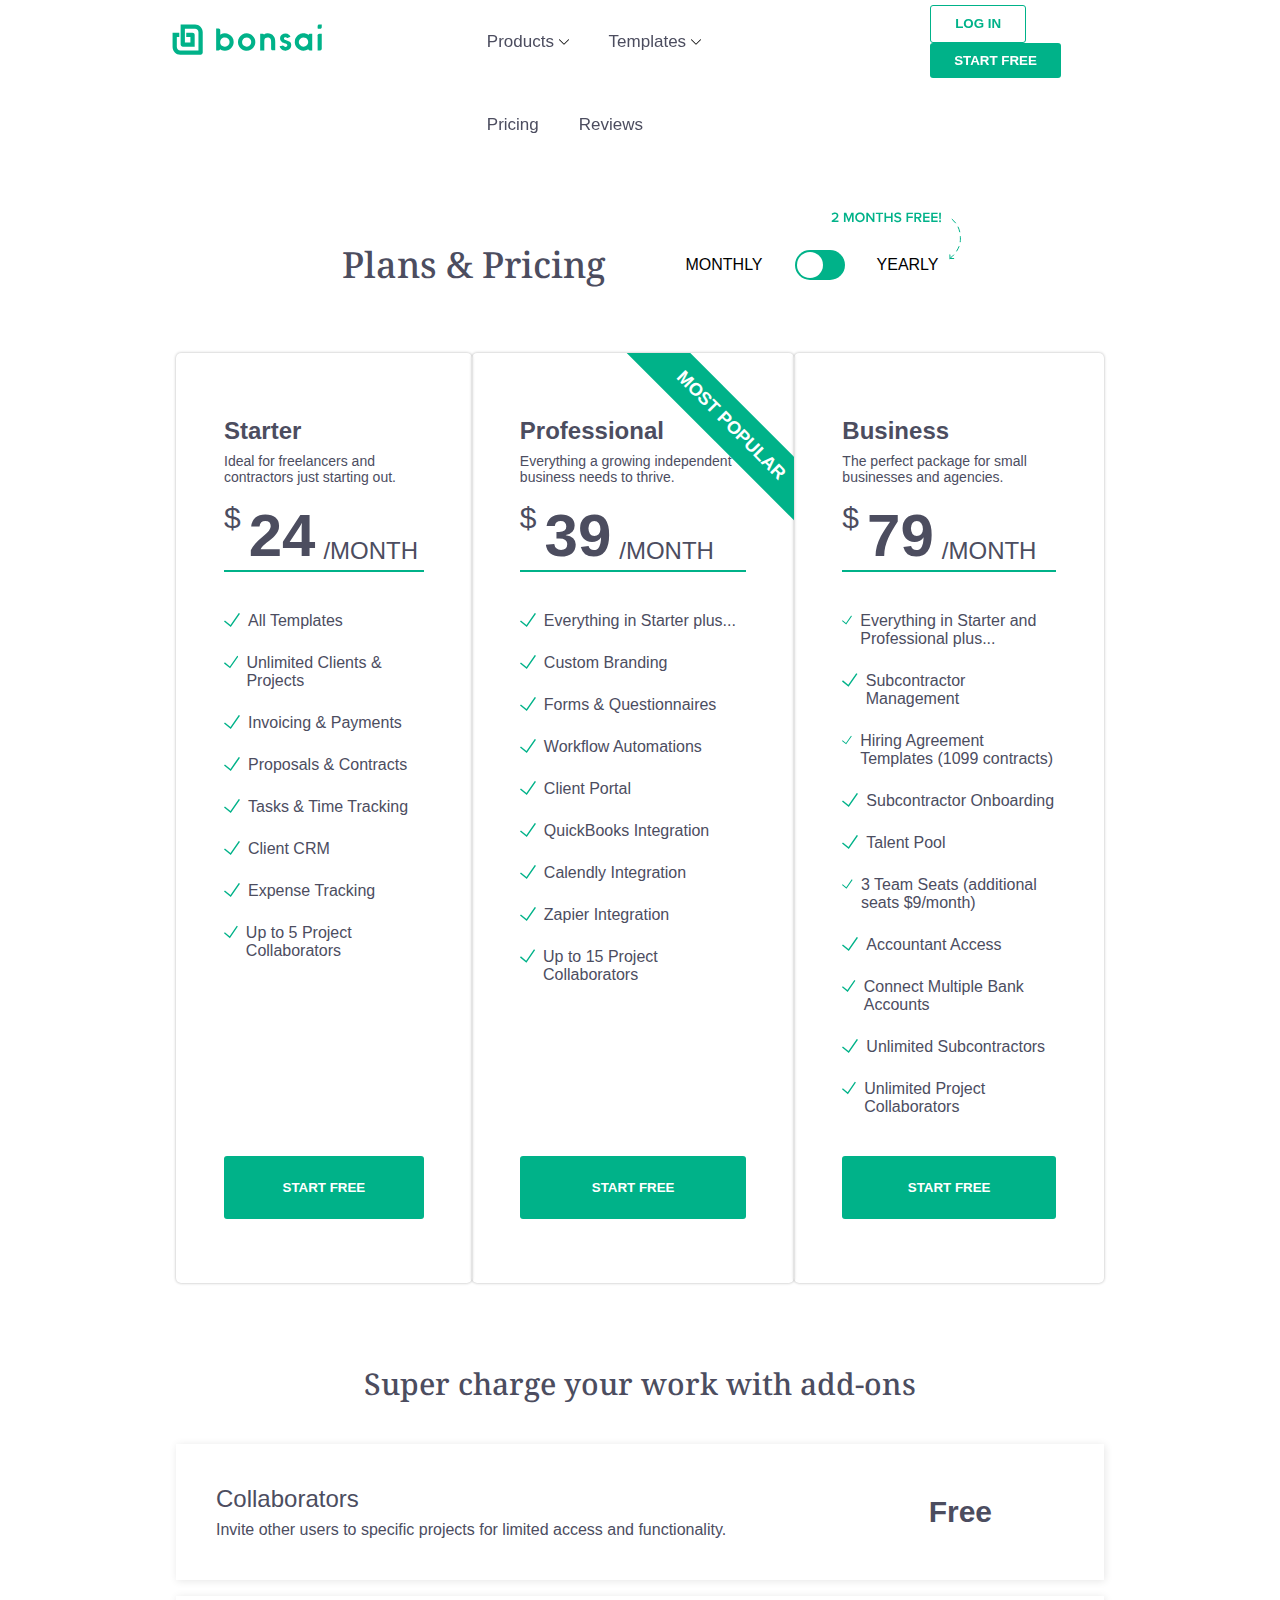
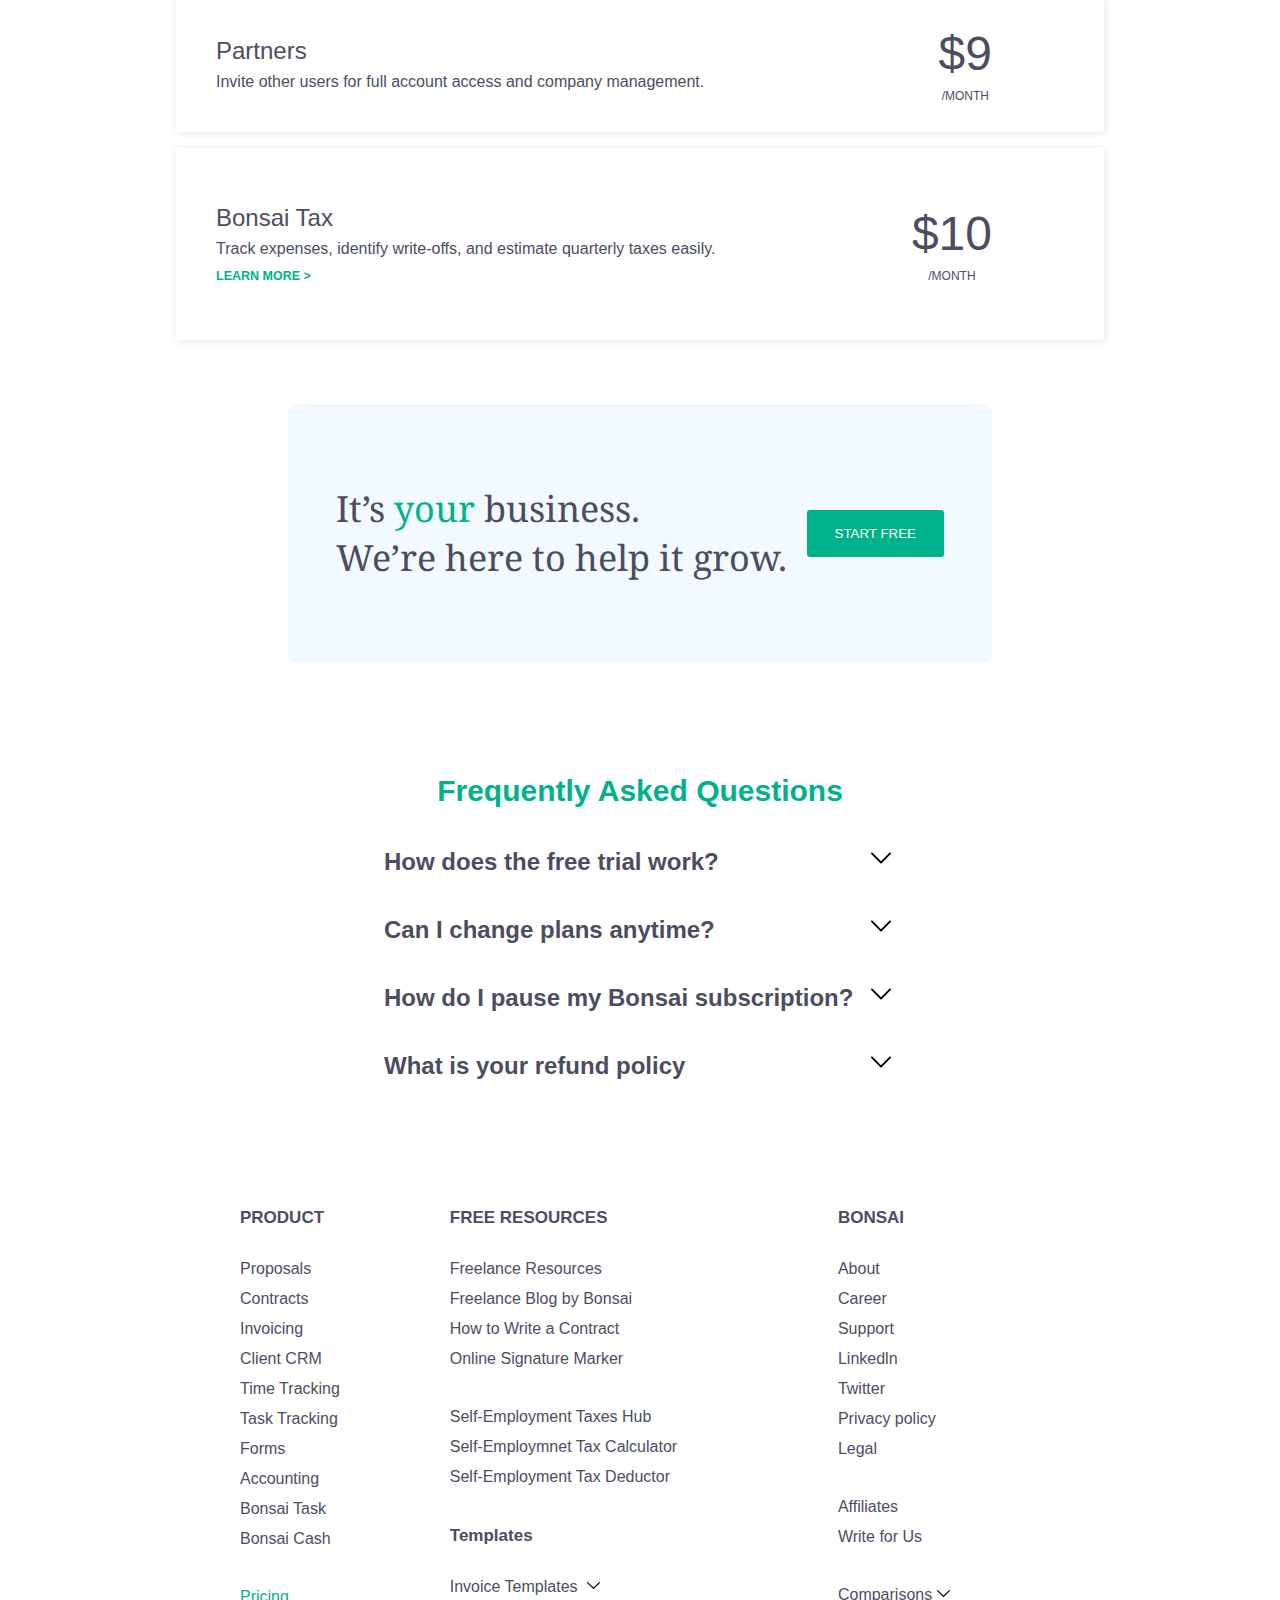
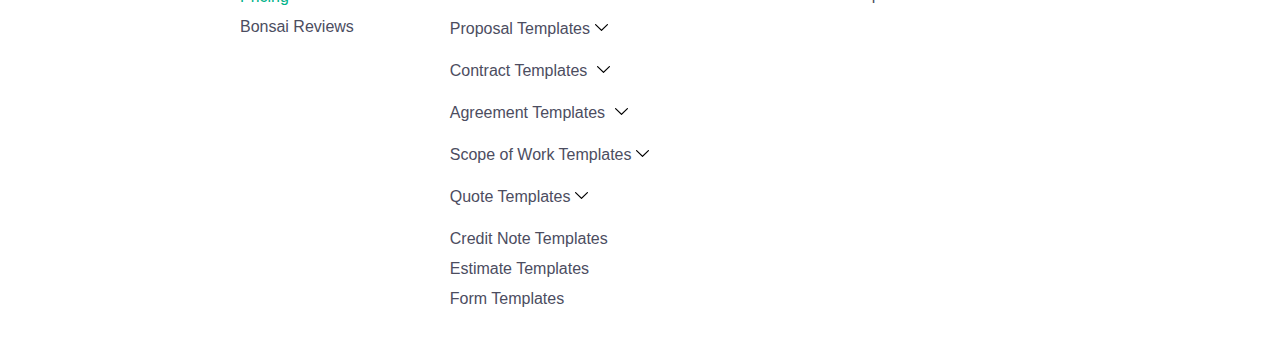
<file: index.html>
<!DOCTYPE html>
<html lang="en">
<head>
    <meta charset="UTF-8">
    <meta name="viewport" content="width=device-width, initial-scale=1.0">
    <title>Bonsai</title>
    <!-- Fonts -->
    <link rel="preconnect" href="https://fonts.googleapis.com">
    <link rel="preconnect" href="https://fonts.gstatic.com" crossorigin>
    <link href="https://fonts.googleapis.com/css2?family=Noto+Serif:ital,wght@0,100..900;1,100..900&display=swap" rel="stylesheet">
    <link rel="stylesheet" href="https://cdnjs.cloudflare.com/ajax/libs/font-awesome/4.7.0/css/font-awesome.min.css">
    <!-- CSS -->
    <link rel="stylesheet" href="css/component/header.css">
    <link rel="stylesheet" href="css/bonsai__general.css">
    <link rel="stylesheet" href="css/component/pricing__header.css">
    <link rel="stylesheet" href="css/component/pricing__content.css">
    <link rel="stylesheet" href="css/component/addons.css">
    <link rel="stylesheet" href="css/component/signin.css">
    <link rel="stylesheet" href="css/component/header__dropdown.css">
    <link rel="stylesheet" href="css/component/faq.css">
    <link rel="stylesheet" href="css/component/footer.css">
    <!-- JS -->
     <script src="JavaScript/product__dropdown.js">  </script>
     <script src="JavaScript/template__dropdown.js"></script>
     <script src="JavaScript/faq.js"></script>
     <script src="JavaScript/footer.js"></script>
</head>
<body>
        <!-- HEADER -->
    <header class="header__container">
        <div class="header__left">
            <img class="header__logo" src="pictures/bonsai-logo.svg" >
        </div>

        <div class="header__middle">
        
            <ul class="header__list">
                <li class="header__list-element header__products">
                    <!-- DROPDOWN CONTAINER -->
                    <div class="header__products-dropdown-container">
                        <span class="header__dropdown ">Products <img src="pictures/down-arrow.svg" style="height: 10px; width: 10px;color: var(--clr-gray);" ></span>
                        <!-- Dropdown content -->
                        <div class="header__dropdown-content">
                            <div class="💪">
    
                                <!-- LEFT SIDE -->
                                <div class="header__dropdown-left">
                                    <div class="header__dropdown-element header__dropdown-workflow" id="workflo" style="padding-top:0;" >
                                        <h4 class="dropdown__title">Bonsai Workflow</h4>
                                        <p class="dropdown__description">
                                            Look professional, win more clients and manage your business from one place
                                        </p>
                                    </div>
                                    <div class="header__dropdown-element leftside__element">
                                        <h4 class="dropdown__title">Bonsai Tax</h4>
                                        <p class="dropdown__description">
                                            Track expenses, maximize tax write-offs, and estimate taxes without the headache
                                        </p>
                                    </div>
                                    <div class="header__dropdown-element leftside__element " style="border: none; ">
                                        <h4 class="dropdown__title">Bonsai Cash</h4>
                                        <p class="dropdown__description">
                                            Bonsai’s all-in-one financial hub: No fees and lightning fast payouts
                                        </p>
                                    </div>
                                </div>
                                <!-- RIGHT SIDE -->
                                <div class="header__dropdown-right">
                                    <div class="header__dropdown-grid">
    
                                        <div class="header__dropdown-element">
                                            <img src="pictures/invoice.svg"  class="header__dropdown-img">
                                            <div class="💪-content">
                                                <h5 class="header__dropdown-title">Invoices</h5>
                                                <p class="header__dropdown-description">Get paid faster with automatic invoicing, online payments and more</p>
                                            </div>
                                        </div>
                                        <div class="header__dropdown-element">
                                            <img src="pictures/proposal.svg"  class="header__dropdown-img">
                                            <div class="💪-content">
                                                <h5 class="header__dropdown-title">Proposal</h5>
                                                <p class="header__dropdown-description">Create client-winning proposals with open receipts, custom packages and electronic approvals</p>
                                            </div>
                                        </div>
                                        <div class="header__dropdown-element">
                                            <img src="pictures/contracts.svg"  class="header__dropdown-img">
                                            <div class="💪-content">
                                                <h5 class="header__dropdown-title">Contracts</h5>
                                                <p class="header__dropdown-description">Protect your business with fully-customizable contract templates. Edit and e-sign hassle free.</p>
                                            </div>
                                        </div>
                                        <div class="header__dropdown-element">
                                            <img src="pictures/people.svg"  class="header__dropdown-img">
                                            <div class="💪-content">
                                                <h5 class="header__dropdown-title">Clients CRM</h5>
                                                <p class="header__dropdown-description">Add leads, manage existing clients and track projects easily from one place</p>
                                            </div>
                                        </div>
                                        <div class="header__dropdown-element">
                                            <img src="pictures/forms.svg"  class="header__dropdown-img">
                                            <div class="💪-content">
                                                <h5 class="header__dropdown-title">Forms & Automations</h5>
                                                <p class="header__dropdown-description">Boost client intake and automate feedback with custom web forms and questionnaires</p>
                                            </div>
                                        </div>
                                        <div class="header__dropdown-element">
                                            <img src="pictures/time_tracking.svg"  class="header__dropdown-img">
                                            <div class="💪-content">
                                                <h5 class="header__dropdown-title">Time Tracking</h5>
                                                <p class="header__dropdown-description">Stay organized with Bonsai’s all-in-one time tracker, automated timesheets and billing system</p>
                                            </div>
                                        </div>
                                        <div class="header__dropdown-element">
                                            <img src="pictures/accounting.svg"  class="header__dropdown-img">
                                            <div class="💪-content">
                                                <h5 class="header__dropdown-title">Accounting</h5>
                                                <p class="header__dropdown-description">Manage your finances easily with income reports, expense tracking, tax reminders and more</p>
                                            </div>
                                        </div>
                                        <div class="header__dropdown-element">
                                            <img src="pictures/task_tracking.svg"  class="header__dropdown-img">
                                            <div class="💪-content">
                                                <h5 class="header__dropdown-title">Task Tracking</h5>
                                                <p class="header__dropdown-description">Stress-free task management with project templates and integrated timesheets</p>
                                            </div>
                                        </div>
                                    </div>
                                </div>
                            </div>
                        </div>
                    </div>

                    <!-- CONTENT END -->
                </li>
                <li class="header__list-element header__templates">
                    <span class="header__dropdown">Templates <img src="pictures/down-arrow.svg" style="height: 10px; width: 10px;color: var(--clr-gray);" ></span>
                    <!-- DROPDOWN CONTENT -->
                    <main class="header__dropdown-content" id="template-content">
                        <div class="💪">
                            <!-- LEFT SIDE -->
                            <section class="header__dropdown-leftside" id="template__leftside">
                                <!-- element 1 -->
                                <div class="dropdown__leftside-element" id="template-1">
                                    <div class="leftside__element-items">
                                        <img src="pictures/contracts.svg"class="element__items-img">
                                        <p class="element__items-name">Contract Templates</p>
                                    </div>
                                    <img src="pictures/right-arrow.svg" class="leftside__element-arrow">
                                </div>
                                    <!-- element 2 -->                               
                                <div class="dropdown__leftside-element" id="template-2">
                                    <div class="leftside__element-items">
                                        <img src="pictures/contracts.svg"class="element__items-img">
                                        <p class="element__items-name">Proposal Templates</p>
                                    </div>
                                    <img src="pictures/right-arrow.svg" class="leftside__element-arrow">
                                </div>
                                <!-- element 3 -->
                                <div class="dropdown__leftside-element" id="template-3">
                                    <div class="leftside__element-items">
                                        <img src="pictures/invoice.svg"class="element__items-img">
                                        <p class="element__items-name">Invoice Templates</p>
                                    </div>
                                    <img src="pictures/right-arrow.svg" class="leftside__element-arrow">
                                </div>
                                <!-- element 4 -->
                                <div class="dropdown__leftside-element" id="template-4">
                                    <div class="leftside__element-items">
                                        <img src="pictures/contracts.svg"class="element__items-img">
                                        <p class="element__items-name">Agreement Templates</p>
                                    </div>
                                    <img src="pictures/right-arrow.svg" class="leftside__element-arrow">
                                </div>
                                <!-- element 5 -->
                                <div class="dropdown__leftside-element" id="template-5">
                                    <div class="leftside__element-items">
                                        <img src="pictures/proposal.svg"class="element__items-img">
                                        <p class="element__items-name">Quote Templates </p>
                                    </div>
                                    <img src="pictures/right-arrow.svg" class="leftside__element-arrow">
                                </div>
                                <!-- element 6 -->
                                <div class="dropdown__leftside-element" id="template-6">
                                    <div class="leftside__element-items">
                                        <img src="pictures/time_tracking.svg"class="element__items-img">
                                        <p class="element__items-name">Scope of Work Templates</p>
                                    </div>
                                    <img src="pictures/right-arrow.svg" class="leftside__element-arrow">
                                </div>
                                <!-- element 7 -->
                                <div class="dropdown__leftside-element" id="template-7">
                                    <div class="leftside__element-items">
                                        <img src="pictures/proposal.svg"class="element__items-img">
                                        <p class="element__items-name">Brief Templates</p>
                                    </div>
                                    <img src="pictures/right-arrow.svg" class="leftside__element-arrow">
                                </div>
    
                            </section>
                            <!-- RIGHTSIDE -->
                            <section class="header__dropdown-rightside">
                                <div class="dropdown__rightside-title">
                                </div>
                                <div class="dropdown__rightside-element-container">
                                    <div class="dropdown__rightside-element" id="element-1"></div>
                                    <div class="dropdown__rightside-element" id="element-2"></div>
                                    <div class="dropdown__rightside-element" id="element-3"></div>
                                    <div class="dropdown__rightside-element" id="element-4"></div>
                                </div>
                                <div class="dropdown__rightside-link">
                                    <a href="#">See All Templates</a>
                                </div>
                            </section>
                        </div>
                    </main>
                    <!-- DROPDOWN CONTENT END -->
                </li>
                <li class="header__list-element">
                    <a class="header__link" href="">Pricing</a>
                </li>
                <li class="header__list-element">
                    <a class="header__link" href="">Reviews</a>
                </li>
            </ul>
       </div>

       <div class="header__right">
            <button class="header__login">LOG IN</button>
            <button class="header__start">START FREE</button>
        </div>
    </header>
    <!-- MAIN SECTION -->
    <main>
        <!-- PRICING -->
        <section class="pricing__container">
            <div class="pricing__header">
                <h1 class="pricing__header-title">Plans & Pricing</h1>
                <div class="pricing__header-toggle-container">
                    <div class="pricing__header-toggle-monthly pricing__header-text">
                        MONTHLY
                    </div>
                    <label class="pricing__toggle-container">
                        <input type="checkbox" class="pricing__toggle-input">
                        <div class="pricing__toggle-button corner-round"></div>
                    </label>
                    <div class="pricing__header-toggle-yearly pricing__header-text">
                        YEARLY
                    </div>
                    <img class="pricing__header-toggle-image" src="pictures/2-months.svg" alt="">
                </div>
            </div>
            <div class="pricing__content-container">
                <!-- ELEMENT 1 -->
                <article class="pricing__content-element">
                    <h1 class="pricing__content-title">Starter</h1>
                    <p class="pricing__content-description">Ideal for freelancers and contractors just starting out.</p>
                    <div  class="pricing__content-price-container">
                        <span class="pricing__content-price-dollar">$</span><span class="pricing__content-price">24</span><span class="pricing__content-price-month">/MONTH</span>
                    </div>
                    <ul class="pricing-content-list">
                        <li><svg fill="#00b289" height="64px" width="64px" version="1.1" id="Capa_1" xmlns="http://www.w3.org/2000/svg" xmlns:xlink="http://www.w3.org/1999/xlink" viewBox="0 0 490 490" xml:space="preserve" stroke="#00b289" stroke-width="0.0049"><g id="SVGRepo_bgCarrier" stroke-width="0"></g><g id="SVGRepo_tracerCarrier" stroke-linecap="round" stroke-linejoin="round"></g><g id="SVGRepo_iconCarrier"> <polygon points="452.253,28.326 197.831,394.674 29.044,256.875 0,292.469 207.253,461.674 490,54.528 "></polygon> </g></svg> All Templates</li>
                        <li><svg fill="#00b289" height="64px" width="64px" version="1.1" id="Capa_1" xmlns="http://www.w3.org/2000/svg" xmlns:xlink="http://www.w3.org/1999/xlink" viewBox="0 0 490 490" xml:space="preserve" stroke="#00b289" stroke-width="0.0049"><g id="SVGRepo_bgCarrier" stroke-width="0"></g><g id="SVGRepo_tracerCarrier" stroke-linecap="round" stroke-linejoin="round"></g><g id="SVGRepo_iconCarrier"> <polygon points="452.253,28.326 197.831,394.674 29.044,256.875 0,292.469 207.253,461.674 490,54.528 "></polygon> </g></svg> Unlimited Clients & Projects</li>
                        <li><svg fill="#00b289" height="64px" width="64px" version="1.1" id="Capa_1" xmlns="http://www.w3.org/2000/svg" xmlns:xlink="http://www.w3.org/1999/xlink" viewBox="0 0 490 490" xml:space="preserve" stroke="#00b289" stroke-width="0.0049"><g id="SVGRepo_bgCarrier" stroke-width="0"></g><g id="SVGRepo_tracerCarrier" stroke-linecap="round" stroke-linejoin="round"></g><g id="SVGRepo_iconCarrier"> <polygon points="452.253,28.326 197.831,394.674 29.044,256.875 0,292.469 207.253,461.674 490,54.528 "></polygon> </g></svg> Invoicing & Payments</li>
                        <li><svg fill="#00b289" height="64px" width="64px" version="1.1" id="Capa_1" xmlns="http://www.w3.org/2000/svg" xmlns:xlink="http://www.w3.org/1999/xlink" viewBox="0 0 490 490" xml:space="preserve" stroke="#00b289" stroke-width="0.0049"><g id="SVGRepo_bgCarrier" stroke-width="0"></g><g id="SVGRepo_tracerCarrier" stroke-linecap="round" stroke-linejoin="round"></g><g id="SVGRepo_iconCarrier"> <polygon points="452.253,28.326 197.831,394.674 29.044,256.875 0,292.469 207.253,461.674 490,54.528 "></polygon> </g></svg> Proposals & Contracts</li>
                        <li><svg fill="#00b289" height="64px" width="64px" version="1.1" id="Capa_1" xmlns="http://www.w3.org/2000/svg" xmlns:xlink="http://www.w3.org/1999/xlink" viewBox="0 0 490 490" xml:space="preserve" stroke="#00b289" stroke-width="0.0049"><g id="SVGRepo_bgCarrier" stroke-width="0"></g><g id="SVGRepo_tracerCarrier" stroke-linecap="round" stroke-linejoin="round"></g><g id="SVGRepo_iconCarrier"> <polygon points="452.253,28.326 197.831,394.674 29.044,256.875 0,292.469 207.253,461.674 490,54.528 "></polygon> </g></svg> Tasks & Time Tracking</li>
                        <li><svg fill="#00b289" height="64px" width="64px" version="1.1" id="Capa_1" xmlns="http://www.w3.org/2000/svg" xmlns:xlink="http://www.w3.org/1999/xlink" viewBox="0 0 490 490" xml:space="preserve" stroke="#00b289" stroke-width="0.0049"><g id="SVGRepo_bgCarrier" stroke-width="0"></g><g id="SVGRepo_tracerCarrier" stroke-linecap="round" stroke-linejoin="round"></g><g id="SVGRepo_iconCarrier"> <polygon points="452.253,28.326 197.831,394.674 29.044,256.875 0,292.469 207.253,461.674 490,54.528 "></polygon> </g></svg> Client CRM</li>
                        <li><svg fill="#00b289" height="64px" width="64px" version="1.1" id="Capa_1" xmlns="http://www.w3.org/2000/svg" xmlns:xlink="http://www.w3.org/1999/xlink" viewBox="0 0 490 490" xml:space="preserve" stroke="#00b289" stroke-width="0.0049"><g id="SVGRepo_bgCarrier" stroke-width="0"></g><g id="SVGRepo_tracerCarrier" stroke-linecap="round" stroke-linejoin="round"></g><g id="SVGRepo_iconCarrier"> <polygon points="452.253,28.326 197.831,394.674 29.044,256.875 0,292.469 207.253,461.674 490,54.528 "></polygon> </g></svg> Expense Tracking</li>
                        <li><svg fill="#00b289" height="64px" width="64px" version="1.1" id="Capa_1" xmlns="http://www.w3.org/2000/svg" xmlns:xlink="http://www.w3.org/1999/xlink" viewBox="0 0 490 490" xml:space="preserve" stroke="#00b289" stroke-width="0.0049"><g id="SVGRepo_bgCarrier" stroke-width="0"></g><g id="SVGRepo_tracerCarrier" stroke-linecap="round" stroke-linejoin="round"></g><g id="SVGRepo_iconCarrier"> <polygon points="452.253,28.326 197.831,394.674 29.044,256.875 0,292.469 207.253,461.674 490,54.528 "></polygon> </g></svg> Up to 5 Project Collaborators</li>
                    </ul>
                    <button class="pricing-content-button">START FREE</button>
                </article>
                <!-- ELEMENT 2 -->
                <article class="pricing__content-element most-popular">
                    <div class="most_popular-container">MOST POPULAR</div>
                    <h1 class="pricing__content-title">Professional</h1>
                    <p class="pricing__content-description">Everything a growing independent business needs to thrive.</p>
                    <div class="pricing__content-price-container">
                         <span class="pricing__content-price-dollar">$</span><span class="pricing__content-price">39</span><span class="pricing__content-price-month">/MONTH</span>
                    </div>
                    <ul class="pricing-content-list">
                        <li><svg fill="#00b289" height="64px" width="64px" version="1.1" id="Capa_1" xmlns="http://www.w3.org/2000/svg" xmlns:xlink="http://www.w3.org/1999/xlink" viewBox="0 0 490 490" xml:space="preserve" stroke="#00b289" stroke-width="0.0049"><g id="SVGRepo_bgCarrier" stroke-width="0"></g><g id="SVGRepo_tracerCarrier" stroke-linecap="round" stroke-linejoin="round"></g><g id="SVGRepo_iconCarrier"> <polygon points="452.253,28.326 197.831,394.674 29.044,256.875 0,292.469 207.253,461.674 490,54.528 "></polygon> </g></svg>    Everything in Starter plus...</li>
                        <li><svg fill="#00b289" height="64px" width="64px" version="1.1" id="Capa_1" xmlns="http://www.w3.org/2000/svg" xmlns:xlink="http://www.w3.org/1999/xlink" viewBox="0 0 490 490" xml:space="preserve" stroke="#00b289" stroke-width="0.0049"><g id="SVGRepo_bgCarrier" stroke-width="0"></g><g id="SVGRepo_tracerCarrier" stroke-linecap="round" stroke-linejoin="round"></g><g id="SVGRepo_iconCarrier"> <polygon points="452.253,28.326 197.831,394.674 29.044,256.875 0,292.469 207.253,461.674 490,54.528 "></polygon> </g></svg>    Custom Branding</li>
                        <li><svg fill="#00b289" height="64px" width="64px" version="1.1" id="Capa_1" xmlns="http://www.w3.org/2000/svg" xmlns:xlink="http://www.w3.org/1999/xlink" viewBox="0 0 490 490" xml:space="preserve" stroke="#00b289" stroke-width="0.0049"><g id="SVGRepo_bgCarrier" stroke-width="0"></g><g id="SVGRepo_tracerCarrier" stroke-linecap="round" stroke-linejoin="round"></g><g id="SVGRepo_iconCarrier"> <polygon points="452.253,28.326 197.831,394.674 29.044,256.875 0,292.469 207.253,461.674 490,54.528 "></polygon> </g></svg>    Forms & Questionnaires</li>
                        <li><svg fill="#00b289" height="64px" width="64px" version="1.1" id="Capa_1" xmlns="http://www.w3.org/2000/svg" xmlns:xlink="http://www.w3.org/1999/xlink" viewBox="0 0 490 490" xml:space="preserve" stroke="#00b289" stroke-width="0.0049"><g id="SVGRepo_bgCarrier" stroke-width="0"></g><g id="SVGRepo_tracerCarrier" stroke-linecap="round" stroke-linejoin="round"></g><g id="SVGRepo_iconCarrier"> <polygon points="452.253,28.326 197.831,394.674 29.044,256.875 0,292.469 207.253,461.674 490,54.528 "></polygon> </g></svg>    Workflow Automations</li>
                        <li><svg fill="#00b289" height="64px" width="64px" version="1.1" id="Capa_1" xmlns="http://www.w3.org/2000/svg" xmlns:xlink="http://www.w3.org/1999/xlink" viewBox="0 0 490 490" xml:space="preserve" stroke="#00b289" stroke-width="0.0049"><g id="SVGRepo_bgCarrier" stroke-width="0"></g><g id="SVGRepo_tracerCarrier" stroke-linecap="round" stroke-linejoin="round"></g><g id="SVGRepo_iconCarrier"> <polygon points="452.253,28.326 197.831,394.674 29.044,256.875 0,292.469 207.253,461.674 490,54.528 "></polygon> </g></svg>    Client Portal</li>
                        <li><svg fill="#00b289" height="64px" width="64px" version="1.1" id="Capa_1" xmlns="http://www.w3.org/2000/svg" xmlns:xlink="http://www.w3.org/1999/xlink" viewBox="0 0 490 490" xml:space="preserve" stroke="#00b289" stroke-width="0.0049"><g id="SVGRepo_bgCarrier" stroke-width="0"></g><g id="SVGRepo_tracerCarrier" stroke-linecap="round" stroke-linejoin="round"></g><g id="SVGRepo_iconCarrier"> <polygon points="452.253,28.326 197.831,394.674 29.044,256.875 0,292.469 207.253,461.674 490,54.528 "></polygon> </g></svg>    QuickBooks Integration</li>
                        <li><svg fill="#00b289" height="64px" width="64px" version="1.1" id="Capa_1" xmlns="http://www.w3.org/2000/svg" xmlns:xlink="http://www.w3.org/1999/xlink" viewBox="0 0 490 490" xml:space="preserve" stroke="#00b289" stroke-width="0.0049"><g id="SVGRepo_bgCarrier" stroke-width="0"></g><g id="SVGRepo_tracerCarrier" stroke-linecap="round" stroke-linejoin="round"></g><g id="SVGRepo_iconCarrier"> <polygon points="452.253,28.326 197.831,394.674 29.044,256.875 0,292.469 207.253,461.674 490,54.528 "></polygon> </g></svg>    Calendly Integration</li>
                        <li><svg fill="#00b289" height="64px" width="64px" version="1.1" id="Capa_1" xmlns="http://www.w3.org/2000/svg" xmlns:xlink="http://www.w3.org/1999/xlink" viewBox="0 0 490 490" xml:space="preserve" stroke="#00b289" stroke-width="0.0049"><g id="SVGRepo_bgCarrier" stroke-width="0"></g><g id="SVGRepo_tracerCarrier" stroke-linecap="round" stroke-linejoin="round"></g><g id="SVGRepo_iconCarrier"> <polygon points="452.253,28.326 197.831,394.674 29.044,256.875 0,292.469 207.253,461.674 490,54.528 "></polygon> </g></svg>    Zapier Integration</li>
                        <li><svg fill="#00b289" height="64px" width="64px" version="1.1" id="Capa_1" xmlns="http://www.w3.org/2000/svg" xmlns:xlink="http://www.w3.org/1999/xlink" viewBox="0 0 490 490" xml:space="preserve" stroke="#00b289" stroke-width="0.0049"><g id="SVGRepo_bgCarrier" stroke-width="0"></g><g id="SVGRepo_tracerCarrier" stroke-linecap="round" stroke-linejoin="round"></g><g id="SVGRepo_iconCarrier"> <polygon points="452.253,28.326 197.831,394.674 29.044,256.875 0,292.469 207.253,461.674 490,54.528 "></polygon> </g></svg>    Up to 15 Project Collaborators</li>
                    </ul>
                    <button class="pricing-content-button">START FREE</button>
                </article>
                <!-- ELEMENT 3 -->
                <article class="pricing__content-element">
                    <h1 class="pricing__content-title">Business</h1>
                    <p class="pricing__content-description">The perfect package for small businesses and agencies.</p>
                    <div class="pricing__content-price-container">
                         <span class="pricing__content-price-dollar">$</span><span class="pricing__content-price">79</span><span class="pricing__content-price-month">/MONTH</span>
                    </div>
                    <ul class="pricing-content-list">
                        <li><svg fill="#00b289" height="64px" width="64px" version="1.1" id="Capa_1" xmlns="http://www.w3.org/2000/svg" xmlns:xlink="http://www.w3.org/1999/xlink" viewBox="0 0 490 490" xml:space="preserve" stroke="#00b289" stroke-width="0.0049"><g id="SVGRepo_bgCarrier" stroke-width="0"></g><g id="SVGRepo_tracerCarrier" stroke-linecap="round" stroke-linejoin="round"></g><g id="SVGRepo_iconCarrier"> <polygon points="452.253,28.326 197.831,394.674 29.044,256.875 0,292.469 207.253,461.674 490,54.528 "></polygon> </g></svg> Everything in Starter and Professional plus...</li>
                        <li><svg fill="#00b289" height="64px" width="64px" version="1.1" id="Capa_1" xmlns="http://www.w3.org/2000/svg" xmlns:xlink="http://www.w3.org/1999/xlink" viewBox="0 0 490 490" xml:space="preserve" stroke="#00b289" stroke-width="0.0049"><g id="SVGRepo_bgCarrier" stroke-width="0"></g><g id="SVGRepo_tracerCarrier" stroke-linecap="round" stroke-linejoin="round"></g><g id="SVGRepo_iconCarrier"> <polygon points="452.253,28.326 197.831,394.674 29.044,256.875 0,292.469 207.253,461.674 490,54.528 "></polygon> </g></svg> Subcontractor Management</li>
                        <li><svg fill="#00b289" height="64px" width="64px" version="1.1" id="Capa_1" xmlns="http://www.w3.org/2000/svg" xmlns:xlink="http://www.w3.org/1999/xlink" viewBox="0 0 490 490" xml:space="preserve" stroke="#00b289" stroke-width="0.0049"><g id="SVGRepo_bgCarrier" stroke-width="0"></g><g id="SVGRepo_tracerCarrier" stroke-linecap="round" stroke-linejoin="round"></g><g id="SVGRepo_iconCarrier"> <polygon points="452.253,28.326 197.831,394.674 29.044,256.875 0,292.469 207.253,461.674 490,54.528 "></polygon> </g></svg> Hiring Agreement Templates (1099 contracts)</li>
                        <li><svg fill="#00b289" height="64px" width="64px" version="1.1" id="Capa_1" xmlns="http://www.w3.org/2000/svg" xmlns:xlink="http://www.w3.org/1999/xlink" viewBox="0 0 490 490" xml:space="preserve" stroke="#00b289" stroke-width="0.0049"><g id="SVGRepo_bgCarrier" stroke-width="0"></g><g id="SVGRepo_tracerCarrier" stroke-linecap="round" stroke-linejoin="round"></g><g id="SVGRepo_iconCarrier"> <polygon points="452.253,28.326 197.831,394.674 29.044,256.875 0,292.469 207.253,461.674 490,54.528 "></polygon> </g></svg> Subcontractor Onboarding</li>
                        <li><svg fill="#00b289" height="64px" width="64px" version="1.1" id="Capa_1" xmlns="http://www.w3.org/2000/svg" xmlns:xlink="http://www.w3.org/1999/xlink" viewBox="0 0 490 490" xml:space="preserve" stroke="#00b289" stroke-width="0.0049"><g id="SVGRepo_bgCarrier" stroke-width="0"></g><g id="SVGRepo_tracerCarrier" stroke-linecap="round" stroke-linejoin="round"></g><g id="SVGRepo_iconCarrier"> <polygon points="452.253,28.326 197.831,394.674 29.044,256.875 0,292.469 207.253,461.674 490,54.528 "></polygon> </g></svg> Talent Pool</li>
                        <li><svg fill="#00b289" height="64px" width="64px" version="1.1" id="Capa_1" xmlns="http://www.w3.org/2000/svg" xmlns:xlink="http://www.w3.org/1999/xlink" viewBox="0 0 490 490" xml:space="preserve" stroke="#00b289" stroke-width="0.0049"><g id="SVGRepo_bgCarrier" stroke-width="0"></g><g id="SVGRepo_tracerCarrier" stroke-linecap="round" stroke-linejoin="round"></g><g id="SVGRepo_iconCarrier"> <polygon points="452.253,28.326 197.831,394.674 29.044,256.875 0,292.469 207.253,461.674 490,54.528 "></polygon> </g></svg> 3 Team Seats (additional seats $9/month)</li>
                        <li><svg fill="#00b289" height="64px" width="64px" version="1.1" id="Capa_1" xmlns="http://www.w3.org/2000/svg" xmlns:xlink="http://www.w3.org/1999/xlink" viewBox="0 0 490 490" xml:space="preserve" stroke="#00b289" stroke-width="0.0049"><g id="SVGRepo_bgCarrier" stroke-width="0"></g><g id="SVGRepo_tracerCarrier" stroke-linecap="round" stroke-linejoin="round"></g><g id="SVGRepo_iconCarrier"> <polygon points="452.253,28.326 197.831,394.674 29.044,256.875 0,292.469 207.253,461.674 490,54.528 "></polygon> </g></svg> Accountant Access</li>
                        <li><svg fill="#00b289" height="64px" width="64px" version="1.1" id="Capa_1" xmlns="http://www.w3.org/2000/svg" xmlns:xlink="http://www.w3.org/1999/xlink" viewBox="0 0 490 490" xml:space="preserve" stroke="#00b289" stroke-width="0.0049"><g id="SVGRepo_bgCarrier" stroke-width="0"></g><g id="SVGRepo_tracerCarrier" stroke-linecap="round" stroke-linejoin="round"></g><g id="SVGRepo_iconCarrier"> <polygon points="452.253,28.326 197.831,394.674 29.044,256.875 0,292.469 207.253,461.674 490,54.528 "></polygon> </g></svg> Connect Multiple Bank Accounts</li>
                        <li><svg fill="#00b289" height="64px" width="64px" version="1.1" id="Capa_1" xmlns="http://www.w3.org/2000/svg" xmlns:xlink="http://www.w3.org/1999/xlink" viewBox="0 0 490 490" xml:space="preserve" stroke="#00b289" stroke-width="0.0049"><g id="SVGRepo_bgCarrier" stroke-width="0"></g><g id="SVGRepo_tracerCarrier" stroke-linecap="round" stroke-linejoin="round"></g><g id="SVGRepo_iconCarrier"> <polygon points="452.253,28.326 197.831,394.674 29.044,256.875 0,292.469 207.253,461.674 490,54.528 "></polygon> </g></svg> Unlimited Subcontractors</li>
                        <li><svg fill="#00b289" height="64px" width="64px" version="1.1" id="Capa_1" xmlns="http://www.w3.org/2000/svg" xmlns:xlink="http://www.w3.org/1999/xlink" viewBox="0 0 490 490" xml:space="preserve" stroke="#00b289" stroke-width="0.0049"><g id="SVGRepo_bgCarrier" stroke-width="0"></g><g id="SVGRepo_tracerCarrier" stroke-linecap="round" stroke-linejoin="round"></g><g id="SVGRepo_iconCarrier"> <polygon points="452.253,28.326 197.831,394.674 29.044,256.875 0,292.469 207.253,461.674 490,54.528 "></polygon> </g></svg> Unlimited Project Collaborators
                        </li>
                    </ul>
                    <button class="pricing-content-button">START FREE</button>
                </article>
            </div>
        </section>
        <!-- ADDONS -->
        <section class="addons__container">
            <h2 class="addons__header">Super charge your work with add-ons</h2>
            
            <div class="addons__content-container">
                <div class="addons__content-element ">
                    <div class="addons__rightside">
                        <h3 class="addons__content-title bottom_gap">Collaborators</h3>
                        <p class="addons__content-description">Invite other users to specific projects for limited access and functionality.</p> 
                    </div>
                    <p class="addons__content-free">Free</p>
                </div>
                <div class="addons__content-element ">
                    <div class="addons__right-side">
                        <h3 class="addons__content-title bottom_gap">Partners</h3>
                        <p class="addons__content-description">Invite other users for full account access and company management.</p> 
                    </div>
                    <p class="addons__content-price">$9<span>/MONTH</span></p>
                </div>
                <div class="addons__content-element addons__content-bonsaitax ">
                    <div class="addons__right-side">
                        <h3 class="addons__content-title bottom_gap">Bonsai Tax</h3>
                        <p class="addons__content-description bottom_gap">Track expenses, identify write-offs, and estimate quarterly taxes easily.</p> 
                        <a href="#" class="addons__content-btn ">LEARN MORE <span class="addons__content-btn-sign">></span></a href="#">
                    </div>
                    <p class="addons__content-price">$10<span>/MONTH</span></p>
                </div>
            </div>
        </section>
        <!-- SIGN IN -->
        <section class="signin__container">
            <div class="sigin__left">
                <p class="signin__description">
                    It’s <span class="signin__green">your</span> business. <br>
                    We’re here to help it grow.
                </p>
            </div>
            <div class="signin__right">
                <a href="#">
                    <button class="signin__btn">START FREE</button>
                </a>
            </div>
        </section>
        <!-- FAQ -->
         <section class="faq__container">
            <div class="faq__header">
                Frequently Asked Questions
            </div>
            <div class="faq__content-container">
                <div class="faq__content-element">
                    <div class="faq__element-header" id="header-1">
                        <div class="element__header-question">How does the free trial work?</div>
                        <img src="pictures/down-arrow.svg" class="element__header-arrow">
                    </div>
                    <div class="faq__element-description" id="description-1">
                        When you start your trial with Bonsai you'll receive full, unlimited access to all of Bonsai's Workflow or Workflow Plus Features! You will need to enter your credit card information to begin your trial, but don't worry - we won't charge you anything until the subscription ends! If you wish to cancel at any time during the trial period, you can do so through your Subscriptions Settings Page.
                    </div>
                </div>
                <div class="faq__content-element">
                    <div class="faq__element-header" id="header-2"> 
                        <div class="element__header-question">Can I change plans anytime?</div>
                        <img src="pictures/down-arrow.svg" class="element__header-arrow">
                    </div>
                    <div class="faq__element-description" id="description-2">
                        Yes, you can from within your account. If you have already subscribed to a plan, or want to downgrade or upgrade your current one, you can do this by going to your "Settings" and "Subscription".
                    </div>
                </div>
                <div class="faq__content-element">
                    <div class="faq__element-header" id="header-3">
                        <div class="element__header-question">How do I pause my Bonsai subscription?</div>
                        <img src="pictures/down-arrow.svg" class="element__header-arrow">
                    </div>
                    <div class="faq__element-description" id="description-3">
                        We totally understand that with the nature of freelancing, work ebbs and flows so you might not always need your Bonsai subscription to remain active! The good news is that you can cancel or pause your monthly subscription at any time without penalty. Once cancelled, you'll be able to continue logging in to access all your documents and even continue to use our free features, like Time Tracking! In order to cancel your subscription, login to your Bonsai account.
                    </div>
                </div>
                <div class="faq__content-element">
                    <div class="faq__element-header" id="header-4">
                        <div class="element__header-question">What is your refund policy</div>
                        <img src="pictures/down-arrow.svg" class="element__header-arrow">
                    </div>
                    <div class="faq__element-description" id="description-4">
                        If you contact us within 2 weeks of being charged for your subscription, we will be happy to issue a refund for you!Beyond those 2 weeks, you will need to cancel or modify the subscription from the Subscriptions Tab in Settings to avoid future charges, but refunds will not be issued. This applies to both monthly and annual plans.
                    </div>
                </div>

                </div>
            </div>
         </section>
    </main>
    <!-- FOOTER -->
    <footer>
        <div class="💪">
            <section class="column1">
                <div class="column-header">PRODUCT</div>
                <div class="column-content">
                    <ul>
                        <li><p>Proposals</p></li>
                        <li><p>Contracts</p></li>
                        <li><p>Invoicing</p></li>
                        <li><p>Client CRM</p></li>
                        <li><p>Time Tracking</p></li>
                        <li><p>Task Tracking</p></li>
                        <li><p>Forms</p></li>
                        <li><p>Accounting</p></li>
                        <li><p>Bonsai Task</p></li>
                        <li><p>Bonsai Cash</p></li>
                    </ul>
                    <ul>
                        <li><a href="#">Pricing</a></li>
                        <li><p>Bonsai Reviews</p></li>
                    </ul>
                </div>
            </section>
            <section class="column2">
                <div class="section1">
                    <div class="column-header">FREE RESOURCES</div>
                    <div class="column-content">
                        <ul>
                            <li><p>Freelance Resources</p></li>
                            <li><p>Freelance Blog by Bonsai</p></li>
                            <li><p>How to Write a Contract</p></li>
                            <li><p>Online Signature Marker</p></li>
                        </ul>
                        <ul>
                            <li><p>Self-Employment Taxes Hub</p></li>
                            <li><p>Self-Employmnet Tax Calculator</p></li>
                            <li><p>Self-Employment Tax Deductor </p></li>
                        </ul>
                    </div>    
                </div>
                <div class="section2">
                    <div class="column-header">Templates</div>
                    <div class="column-content">
                        <ul>
                            <li>
                                <p>Invoice Templates</p> <img src="pictures/down-arrow.svg" class="content-arrow" id="arrow-1"> 
                                <ul class="content-hidden" id="content-1">
                                    <li><p>Invoice Generator</p></li>
                                    <li><p>Blank Invoice Template</p></li>
                                    <li><p>Consultant Invoice Template</p></li>
                                    <li><p>Editable Invoice Template</p></li>
                                    <li><p>Graphic Design Invoice</p></li>
                                    <li><p>Web Design Invoice</p></li>
                                    <li><p>Contractor Invoice Template</p></li>
                                    <li><p>Photography Invoice Template</p></li>
                                    <li><p>Self Employed Invoice Template</p></li>
                                </ul>
                            </li>
                            <li>
                                <p>Proposal Templates</p><img src="pictures/down-arrow.svg" class="content-arrow" id="arrow-2"> 
                                <ul class="content-hidden" id="content-2">
                                    <li><p>Website Proposal Template</p></li>
                                    <li><p>Digital Marketing Proposal Template</p></li>
                                    <li><p>Social Media Marketing Proposal</p></li>
                                    <li><p>Graphic Design Proposal</p></li>
                                    <li><p>Freelance Proposal Template</p></li>
                                    <li><p>SEO Proposal Template</p></li>
                                </ul>
                            </li>
                            <li>
                                <p>Contract Templates</p> <img src="pictures/down-arrow.svg" class="content-arrow" id="arrow-3"> 
                                <ul class="content-hidden" id="content-3">
                                    <li><p>Online Contract</p></li>
                                    <li><p>Graphic Design Contract</p> </li>
                                    <li><p>Freelance Contract Template</p></li>
                                    <li><p>Social Media Marketing Contract</p> </li>
                                    <li><p>Software Development Contract</p></li>
                                    <li><p>Web Design Contract</p> </li>
                                    <li><p>Video Production Contract</p></li>
                                    <li><p>Public Relations Contract</p></li>
                                    <li><p>Translation Contract</p></li>
                                </ul>
                            </li>
                            <li>
                                <p>Agreement Templates</p> <img src="pictures/down-arrow.svg" class="content-arrow" id="arrow-4"> 
                                <ul class="content-hidden"id="content-4">
                                    <li><p>Retainer Agreement Template</p></li>
                                    <li><p>Influencer Agreement Template</p></li>
                                    <li><p>Collaboration Agreement Template</p></li>
                                    <li><p>Software Development Agreement</p></li>
                                    <li><p>Marketing Agreement Template</p></li>
                                </ul>
                            </li>
                            <li>
                                <p>Scope of Work Templates</p><img src="pictures/down-arrow.svg" class="content-arrow" id="arrow-5"> 
                                <ul class="content-hidden"id="content-5">
                                    <li><p>Website Development Scope of Work</p></li>
                                    <li><p>Digital Marketing Scope of Work</p></li>
                                    <li><p>Consultant Statement of Work Template</p></li>
                                    <li><p>Software Development Scope of Work</p></li>
                                </ul>
                            </li>
                            <li>
                                <p>Quote Templates</p><img src="pictures/down-arrow.svg" class="content-arrow" id="arrow-6"> 
                                <ul class="content-hidden" id="content-6">
                                    <li><p>Freelance Quotation Template</p></li>
                                    <li><p>Web Design Quotation Template</p></li>
                                    <li><p>Graphic Design Quotation Template</p></li>
                                    <li><p>Interior Design Quotation Template</p></li>
                                    <li><p>Video Production Quotation Template</p></li>
                                    <li><p>Social Media Marketing Quotation</p></li>
                                </ul>
                            </li>
                            <li><P>Credit Note Templates</P></li>
                            <li><P>Estimate Templates</P></li>
                            <li><P>Form Templates</P></li>
                        </ul>
                    </div>    
                </div>
            </section>
            <section class="column3">
                <div class="column-header">BONSAI</div>
                <div class="column-content">
                    <ul>
                        <li><P>About</P></li>
                        <li><P>Career</P></li>
                        <li><P>Support</P></li>
                        <li><P>Linkedln</P></li>
                        <li><P>Twitter</P></li>
                        <li><P>Privacy policy</P></li>
                        <li><P>Legal</P></li>
                    </ul>
                    <ul>
                        <li><P>Affiliates</P></li>
                        <li><P>Write for Us</P></li>
                    </ul>
                    <ul>
                        <li>
                            <p>Comparisons</p><img src="pictures/down-arrow.svg" class="content-arrow" id="arrow-7">
                            <ul class="content-hidden" id="content-7" >
                                <li><P>Freshbooks Alternatives</P></li>
                                <li><P>Quickbooks Alternatives</P></li>
                                <li><P>Wave vs Quickbooks</P></li>
                                <li><P>Xero vs Quickbooks</P></li>
                                <li><P>Freshbooks vs Quickbooks</P></li>
                            </ul>
                        </li>
                    </ul>
                </div>
            </section>
        </div>
    </footer>
</body>
</html>
</file>
<file: css/component/header.css>
.header__container{
    display: flex;
    flex-direction: row;
    align-items: center;
    justify-content: space-between;
    padding: 0rem 10.75rem;
    position: fixed;
    background-color: white;
    z-index: 2;
    gap: 7.8rem;
}
.header__logo{
    width: 150px;
}
.header__list{
    color: var(--clr-gray);
    font-size: 17px;
}

.header__list-element{
    float: left;
    margin-right: 2.5rem;
    height: 5.2rem;
    line-height: 5.2rem;
}

.header__dropdown{
    text-align: center;
}
.header__link{
    color: inherit;
}

.header__login{
    border: 1px solid var(--clr-teal);
    padding: 0.65rem 1.5rem;
    border-radius: 3px;
    color: var(--clr-teal);
    font-weight: 600;
    margin-right: 0.75rem;
}
.header__login:hover{
    background-color: var(--clr-teal);
    color: white;
}
.header__start{
    background-color: var(--clr-teal);
    color: white;
    font-weight: 600; 
    padding: 0.65rem 1.5rem;
    border-radius: 3px;
}
.header__start:hover{
    background-color: #08ab85;
}
.header__middle{
    color: var(--clr-gray);
    /* padding: 1.75rem 0rem; */
    height: 5.2rem;
}
</file>
<file: css/bonsai__general.css>
*{
    margin: 0;
    line-height: calc(1em +0.5rem);
}
html{
    scroll-behavior: smooth;
}
body{
    font-family: "roboto", sans-serif;
}
button{
    padding: 0;
    background: none;
    border:none;
    cursor: pointer;
    display: inline-block;
 
}
a{
    text-decoration:none;
}
ul{
    list-style-type: none;
    overflow: none;    
}
svg{
   height: 16px;
   width: 16px;
   margin-right: 0.5rem;
}
main{
    padding: 15rem 11rem 0 11rem;
}
/* size */
:root{
    --size-xs:0.5rem;
    --size-sm: 0.75rem;
    --size-base: 1rem;/* 16px */
    --size-lg:1.125rem; /* 18px */
    --size-xl:1.25rem;/* 20px */
    --size-2xl:1.5rem;/* 24px */
    --size-3xl:1.875rem;/* 30px */
    --size-4xl:2.25rem;/* 36px */
    --size-5xl:3rem;/* 48px */
    --size-6xl:3.75rem;/* 60px */
    --size-7xl:4.5rem;/* 72px */
    --size-8xl:6rem;/* 96px */
    --size-9xl:8rem;/* 128px */
    --size-10xl:10rem;/* 160px */
}
/* font */

:root{
    --clr-yellow:#f8db62;
    --clr-gray:#4c4d5f;
    --clr-teal: #00b289;
}
</file>
<file: css/component/pricing__header.css>
.pricing__container{
   
}
.pricing__header{
    display: flex;
    align-items: center;
    justify-content: center;
    gap: 5rem;
    margin-bottom: 4rem;
}
.pricing__header-title{
    font-size: var(--size-4xl);
    color: var(--clr-gray);
    font-family:'Noto Serif';
    font-weight: 500;
}
.pricing__header-toggle-container{
    position: relative;
    display: flex;
    align-items: center;
    justify-content: center;
    gap: 2rem;
}
.pricing__toggle-container{
    position: relative;
    display: inline-block;
    width: 50px;
    height: 30px;
}
.pricing__toggle-input{
    opacity: 0;
    width: 0;
    height: 0;
}
   
.pricing__toggle-button{
    position: absolute;
    cursor:pointer;
    top: 0px;
    bottom: 0px;
    right: 0px;
    left: 0px;
    background-color: var(--clr-teal);
    transition: all 0.4s;
}
.pricing__toggle-button:before{
    content: "";
    position: absolute;
    bottom: 2px;
    left: 2px;
    width: 26px;
    height: 26px;
    border-radius:100% ;
    background-color: white;
    transition: all 0.4s;
}

.pricing__toggle-input:checked + .pricing__toggle-button:before{ 
    transform: translateX(20px);
}

 .corner-round{
    border-radius: 25px;
 }

.pricing__header-text{
    font-size: var(--size-base);
}
.pricing__header-toggle-image{
    position: absolute;
    left: auto;
    right: -22px;
    top: -38px;
}
</file>
<file: css/component/pricing__content.css>
.pricing__content-container{
    display: flex;
    justify-content: space-between;
    color: var(--clr-gray);
}
.pricing__content-element{
    /* border: 0.1px solid var(--clr-gray); */
    box-shadow: 0 0 3px rgba(0,0,0,0.3);
    border-radius: 5px;
    padding: 4rem 3rem;
    max-width: 260px;
    display: flex;
    flex-direction: column;
}
.pricing__content-title{
    font-size: var(--size-2xl);
    font-weight: 600;
    margin-bottom: 0.5rem;
}
.pricing__content-description{
    font-size: 14px;
   margin-bottom: 1rem;
}
.pricing__content-price-container{
    display: flex;
    align-items: start;
    gap: 0.5rem;
}
.pricing__content-price-dollar{
    font-size: var(--size-3xl);
}
.pricing__content-price{
    font-size: var(--size-6xl);
    font-weight: 600;
}
.pricing__content-price-month{
    font-size: var(--size-2xl);
    margin-top: 36px;
}
.pricing-content-list{
    border-top: 2px solid var(--clr-teal);
    padding-top: 2.5rem;
    padding-left: 0;
    margin-bottom:1rem;
}
.pricing-content-list li{
    margin-bottom: 1.5rem;
    display: flex;

}
.pricing-content-button{
    background-color: var(--clr-teal);
    color: white;
    font-weight: 600; 
    padding: 1.5rem 0rem;
    border-radius: 3px;
    margin-top: auto;
}

/* most popular part */
.most-popular{
    position: relative;
    overflow: hidden;
}
.most_popular-container{
    position:absolute;
    background-color: var(--clr-teal);
    color: white;
    font-weight: bold;
    font-size: var(--size-lg);
    padding: 0.75rem 0;
    width: 300px;
    left: auto;
    width: 300px;
    right: -87px;
    top: 50px;
    text-align: center;
    transform: rotateZ(45deg);
}
</file>
<file: css/component/addons.css>
.addons__container{
    display: flex;
    flex-direction: column;
    align-items: center;
    gap: 2.5rem;
    color: var(--clr-gray);
    margin-top:5rem;
}
/* header */
.addons__header{
    font-family: "Noto Serif";
    font-weight:500;
    font-size: var(--size-3xl);
}
/* content */

.addons__content-container{
    width: 100%;
}
.addons__content-element{
    display: flex;
    padding: 0.75rem 7rem 0.75rem 2.5rem ;
    justify-content: space-between;
    align-items: center;
    height: 7rem;
    margin-bottom: 1rem;
    box-shadow: 1px 1px 8px rgba(0, 0,0,0.1);
}
.addons__content-bonsaitax{

}
.addons__content-title{
    font-size: var(--size-2xl);
    font-weight: 500;
}
.addons__content-description{
    font-weight: lighter;
    font-size: var(--size-base);
}
.addons__content-free{
    font-size: var(--size-3xl);
    font-weight: 600;
}
.addons__content-price{
    font-size: var(--size-5xl);
    font-weight: 500;
    display: flex;
    flex-direction: column;
    align-items: center;
    gap:0.5rem;
}

.addons__content-price span{
    font-weight: 500;
    font-size: var(--size-sm);
} 
.bottom_gap{
    margin-bottom: 0.5rem;
}
.addons__content-btn{
    color: var(--clr-teal);
    font-weight: 600;
    font-size: 12.5px;
}
.addons__content-btn-sign{
}
.addons__content-btn-sign{
    transition: all 0.3s;
}
 .addons__content-btn:hover .addons__content-btn-sign{
    margin-left: 6px;
}

.addons__content-bonsaitax{
    padding-top:2.5rem;
    padding-bottom:2.5rem
}
</file>
<file: css/component/signin.css>
.signin__container{
    background-color: #f2faff;
    display: flex;
    justify-content: space-between;
    align-items:center;
    padding: 5rem 3rem;
    margin: 3rem 7rem 0 7rem;
    border-radius: 8px;
}
.signin__right{
    text-wrap: wrap;
}
.signin__description{
    font-family: 'Noto serif';
    font-size: var(--size-4xl);
    color: var(--clr-gray);
}
.signin__green{
    color: var(--clr-teal);
}
.signin__btn{
    background-color: var(--clr-teal);
    color: white;
    padding: 1rem 1.75rem;
    border-radius: 3px;
    text-wrap: nowrap;
}
</file>
<file: css/component/header__dropdown.css>
/* PRODUCTS */
.header__products .header__products-dropdown-container{
    position: relative;
}
.header__products .header__dropdown-content{
    display: none;
    position: absolute;
    z-index: 1;
    background-color: white;
    box-shadow: 0 0 18px rgba(0,0,0,0.1);
    margin-top: 1rem;
    line-height: normal;
    left: -100%;
    top: calc(100% - 30px);
    
}
.header__products .header__dropdown-content .💪{
    display: flex;
}

.header__products-dropdown-container:hover .header__dropdown-content{
    display: block;
}

.header__products .header__dropdown-right .header__dropdown-grid .header__dropdown-element:hover{
    box-shadow: inset 0px 0px 240px rgba(0,0,0,0.03);
}
.header__products .header__dropdown-left .header__dropdown-element:hover{
    border-bottom: 0.1px solid rgba(128, 128, 128, 0);
    transition: all 0.3s;

} 
/* LEFT SIDE */
.header__products .header__dropdown-content .header__dropdown-left{
    width: 275px;
    padding: 2rem;
}
.header__products .header__dropdown-left .header__dropdown-element{
    border-bottom: 0.1px solid gray;
    padding:2rem 0 ;
    transition: all 0.3s;
}
.header__products .header__dropdown-left .dropdown__title{
    color: #292a2d;
    margin-bottom:10px ;
    font-size: var(--size-xl);
    font-weight: 400;
    font-family: 'Noto Serif';
   
}

.header__products .header__dropdown-left .dropdown__description{
    color: gray;
    font-weight: lighter;
    
}
/* RIGHT SIDE */
.header__products .header__dropdown-right{
    /* display: none; */
    visibility: hidden;
    opacity: 0;
    width: 0;
    padding: 0.25rem;
    transition: all 0.3s;
}
.header__products .header__dropdown-right .header__dropdown-grid{
    display: grid;
    gap: 0.5rem;
    grid-template-columns: 275px 275px;
    height: 100%;
}
.header__products .header__dropdown-right .header__dropdown-element{
    display: flex;
    gap: 0.5rem;
    align-items: start;
    padding: 1rem;
}

.header__products .header__dropdown-right .header__dropdown-img{
    float: left;
    width: 20px;
    height: 20px;
}
.header__products .header__dropdown-right .header__dropdown-title{
    font-weight: 400;
    margin-bottom: 0.5rem;
}
.header__products .header__dropdown-right .header__dropdown-description{
    font-size: var(--size-sm);
    color:#6d6d6d;
}


/* TEMPLATE */
.header__templates{
    position:relative;
}
.header__templates .header__dropdown-content{
        display: none;
       position:absolute;
       background-color: white;
       padding: 0;
       left:-100px;
       top: calc(100% - 14px);
       box-shadow: 0px 0px 200px rgba(0,0,0,0.1);
}
.header__templates .header__dropdown-content .💪{
    display: flex;
    flex-direction: row;
}
.header__templates:hover .header__dropdown-content{
    display: block;
}
 .dropdown__leftside-element:hover{
    background-color: rgb(251, 251, 251);
}
.dropdown__leftside-element:hover .leftside__element-arrow{
    display: block;
}
.dropdown__rightside-element:hover{
    transform: scale(1.04);
}

/* LEFTSIDE */
.header__templates .💪 .header__dropdown-leftside{
    width: 350px;
    padding-bottom: 2.5rem;
    padding-top: 0.5rem;
}
.header__templates .💪 .header__dropdown-leftside .dropdown__leftside-element{
    display: flex;
    align-items: center;
    justify-content: space-between;
    height: 60px;
    padding: 0px 2.5rem;
}
.header__templates .💪 .header__dropdown-leftside .dropdown__leftside-element .leftside__element-items{
    display: flex;
    align-items: center;
    gap: 0.5rem;
    font-size: 14px;
}
.leftside__element-items .element__items-img{
    height: 18px;
}
.leftside__element-arrow{
    display: none;
    width: 20px;
    height: 20px;
}
/* RIGHT SIDE */
.header__templates .💪 .header__dropdown-rightside{
    width: 380px;
    padding-right: 3.5rem;
}
.dropdown__rightside-title{
    font-family: 'Noto Serif';
    font-size: var(--size-xl);
    color: black;
}
.dropdown__rightside-element-container{
    display: flex;
    flex-direction:column ;
    gap: 0.65rem;
    font-size: 14px
}
.dropdown__rightside-element{
    border: 1px solid rgb(155, 154, 154);
    text-align: center;
    border-radius: 3px;
    height: 76px;
}

.dropdown__rightside-link{
    text-align: center;
}
.dropdown__rightside-link a{
    color: var(--clr-teal);
    font-size: 14px;
    font-weight: 600;
}
</file>
<file: css/component/faq.css>
.faq__container{
    margin: 7rem;
}

.faq__header{
    font-size: var(--size-3xl);
    font-weight: 600;
    color: var(--clr-teal);
    text-align: center;
    margin-bottom: 2.5rem;
}
.faq__content-element{
    margin: 0rem 6rem;
    margin-bottom: 1.5rem;
}
.faq__element-header{
    display: flex;
    justify-content: space-between;
    margin-bottom: 1rem;
}
.element__header-question{
    font-size: 24px;
    color: var(--clr-gray);
    font-weight: 600;
}
.element__header-arrow{
    width: 30px;
    height: 20px;
    color: red;
}
.faq__element-description{
    height: 0;
    overflow: hidden;
    color: var(--clr-gray);
    text-align: left;
    padding-right: 1rem;
}

/* HOVER */
.faq__element-header:hover .element__header-question{
    color: var(--clr-teal);
}
/* CLICK */
.show{
    height:auto;
}
</file>
<file: css/component/footer.css>
footer{
    padding:0 15rem;

}
footer .💪{
    display: flex;
    flex-direction: row;
    justify-content: space-between;
}
.column-header{
    color: var(--clr-gray);
    font-weight: 600;
    margin-bottom: 2rem;
    font-size: 17px;
}
footer ul{
    padding:0;
    margin-bottom: 2.5rem;
}
footer ul li{
    margin-bottom: 0.75rem;
    color: var(--clr-gray);
    font-weight: lighter;
    
}
footer ul li P{
    display:  inline-block;
    cursor: pointer;
}
footer ul li P:hover{
    color: black;
}
footer ul li a{
    color: var(--clr-teal);
}
.content-arrow{
    width: 13px;
    height: 13px;
    margin-left: 5px;
}
.content-hidden{
    height: 0;
    margin:12px 0 0 0;
    padding:0;
    overflow: hidden;

}
.content-hidden li{
    margin-left: 10px;
}
/* ONClick */
.show{
    height: auto;
}
</file>
